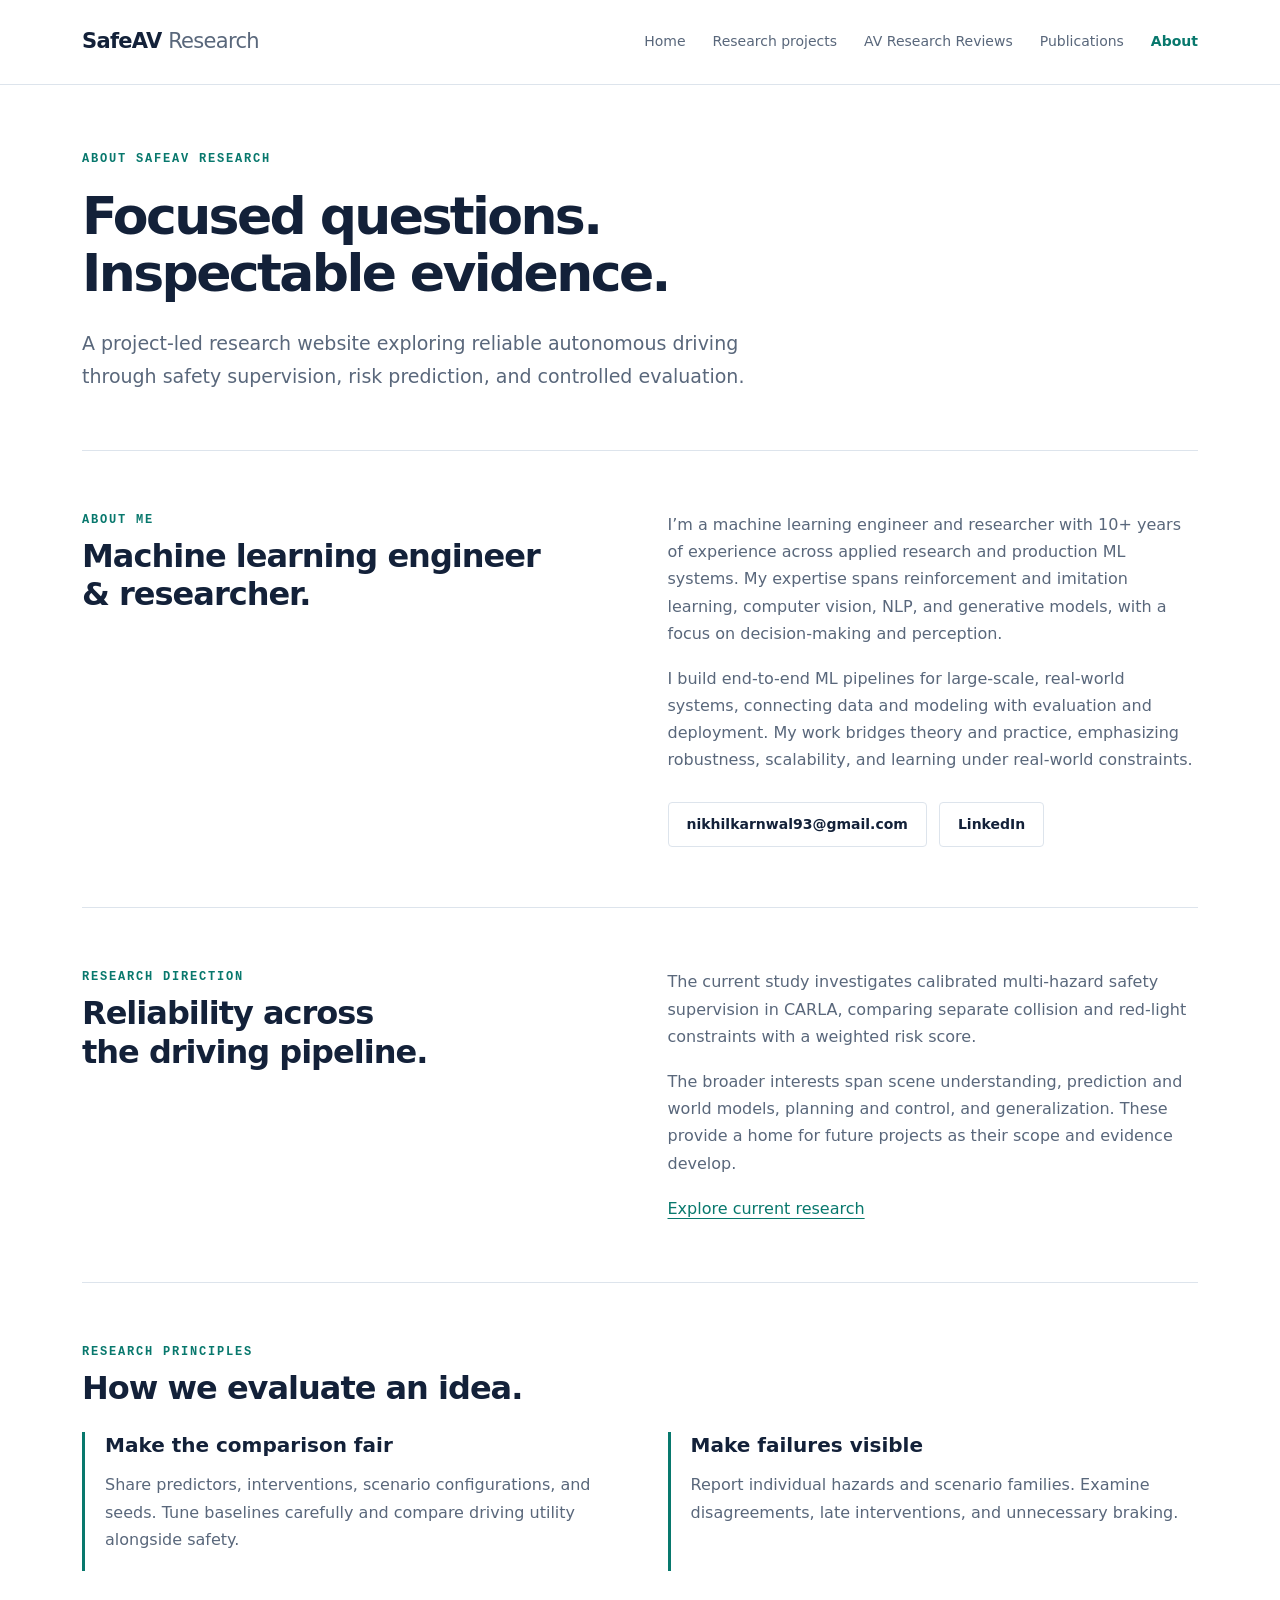
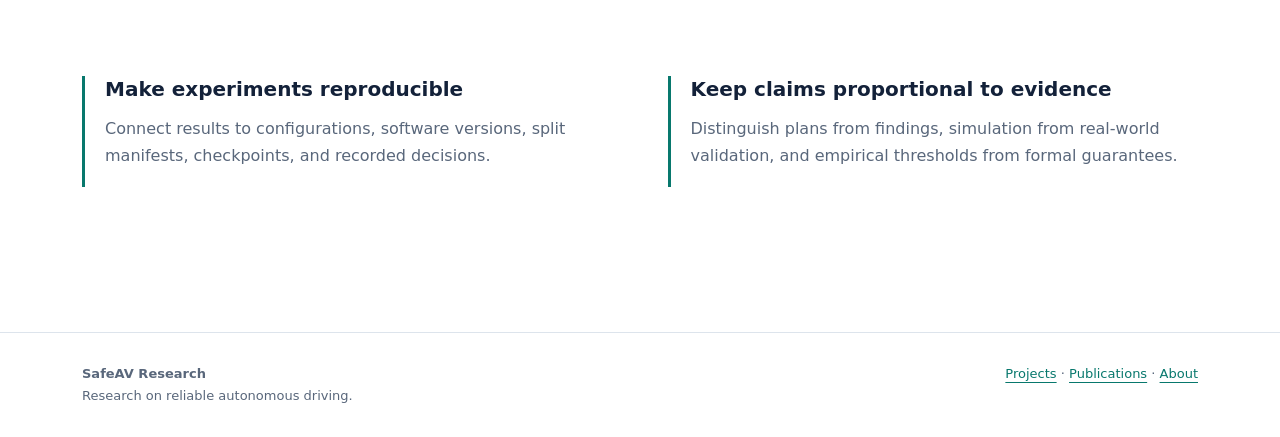
<file: about/index.html>
<!doctype html><html lang="en"><head><meta charset="utf-8"><meta name="viewport" content="width=device-width,initial-scale=1"><meta name="description" content="SafeAV Research explores safety, prediction, planning, and evaluation for reliable autonomous driving."><meta name="theme-color" content="#132139"><title>About — SafeAV Research</title><link rel="stylesheet" href="../assets/style.css"><link rel="icon" href="../assets/favicon.svg"></head><body><a class="skip" href="#main">Skip to content</a><header><nav class="wrap" aria-label="Main navigation"><a class="brand" href="../index.html">SafeAV <span>Research</span></a><div class="links"><a href="../index.html" >Home</a><a href="../research/index.html" >Research projects</a><a href="../world-models-vla/index.html">AV Research Reviews</a><a href="../publications/index.html" >Publications</a><a href="../about/index.html" aria-current="page">About</a></div></nav></header><main id="main" class="wrap"><div class="intro"><div class="eyebrow">About SafeAV Research</div><h1>Focused questions.<br>Inspectable evidence.</h1><p class="lead">A project-led research website exploring reliable autonomous driving through safety supervision, risk prediction, and controlled evaluation.</p></div><section class="section"><div class="two"><div><div class="eyebrow">About me</div><h2>Machine learning engineer<br>&amp; researcher.</h2></div><div class="prose"><p>I’m a machine learning engineer and researcher with 10+ years of experience across applied research and production ML systems. My expertise spans reinforcement and imitation learning, computer vision, NLP, and generative models, with a focus on decision-making and perception.</p><p>I build end-to-end ML pipelines for large-scale, real-world systems, connecting data and modeling with evaluation and deployment. My work bridges theory and practice, emphasizing robustness, scalability, and learning under real-world constraints.</p><div class="buttons" aria-label="Contact links"><a class="button" href="mailto:nikhilkarnwal93@gmail.com">nikhilkarnwal93@gmail.com</a><a class="button" href="https://www.linkedin.com/in/nikhil-karnwal/" target="_blank" rel="noopener noreferrer">LinkedIn</a></div></div></div></section><section class="section"><div class="two"><div><div class="eyebrow">Research direction</div><h2>Reliability across<br>the driving pipeline.</h2></div><div class="prose"><p>The current study investigates calibrated multi-hazard safety supervision in CARLA, comparing separate collision and red-light constraints with a weighted risk score.</p><p>The broader interests span scene understanding, prediction and world models, planning and control, and generalization. These provide a home for future projects as their scope and evidence develop.</p><a href="../research/index.html">Explore current research</a></div></div></section><section class="section"><div class="eyebrow">Research principles</div><h2>How we evaluate an idea.</h2><div class="two"><div class="principle"><h3>Make the comparison fair</h3><p>Share predictors, interventions, scenario configurations, and seeds. Tune baselines carefully and compare driving utility alongside safety.</p></div><div class="principle"><h3>Make failures visible</h3><p>Report individual hazards and scenario families. Examine disagreements, late interventions, and unnecessary braking.</p></div><div class="principle"><h3>Make experiments reproducible</h3><p>Connect results to configurations, software versions, split manifests, checkpoints, and recorded decisions.</p></div><div class="principle"><h3>Keep claims proportional to evidence</h3><p>Distinguish plans from findings, simulation from real-world validation, and empirical thresholds from formal guarantees.</p></div></div></section></main><footer><div class="wrap footer-inner"><div><strong>SafeAV Research</strong><br>Research on reliable autonomous driving.</div><div><a href="../research/index.html">Projects</a> · <a href="../publications/index.html">Publications</a> · <a href="../about/index.html">About</a></div></div></footer></body></html>
</file>
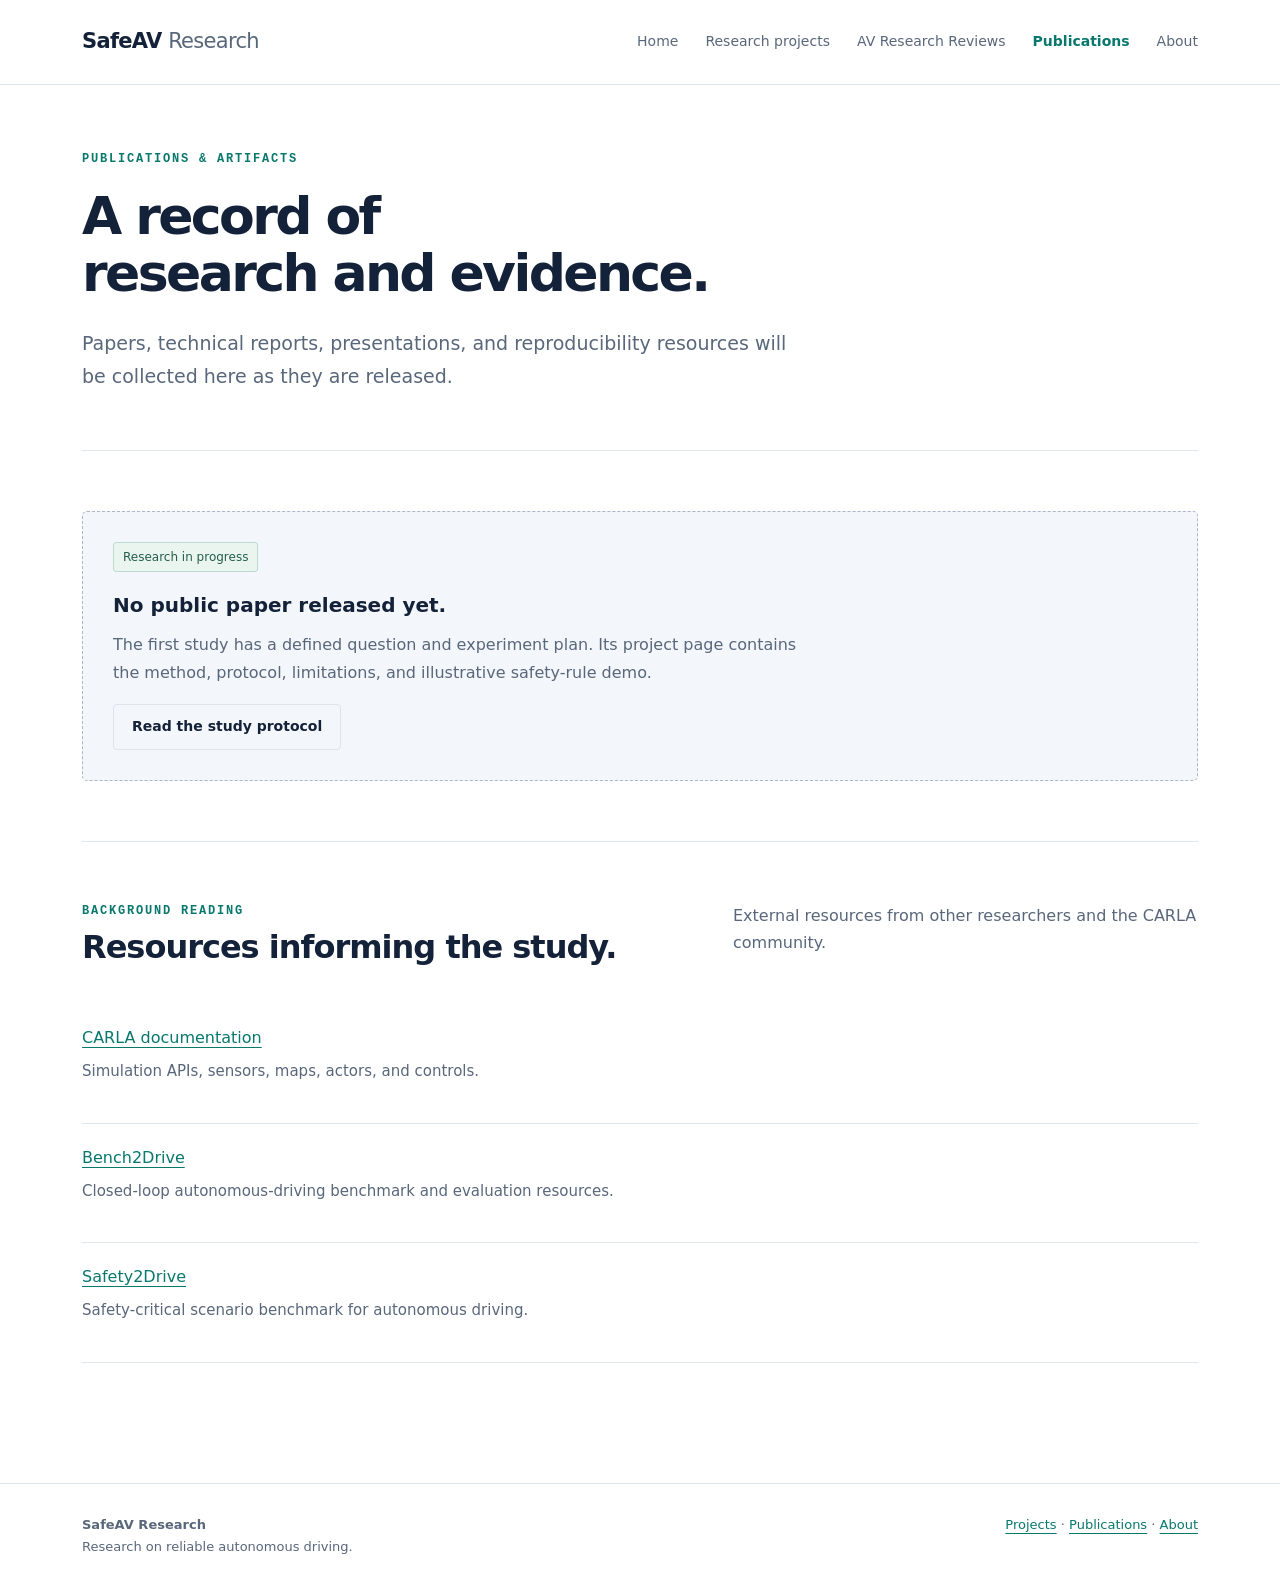
<file: publications/index.html>
<!doctype html><html lang="en"><head><meta charset="utf-8"><meta name="viewport" content="width=device-width,initial-scale=1"><meta name="description" content="SafeAV Research explores safety, prediction, planning, and evaluation for reliable autonomous driving."><meta name="theme-color" content="#132139"><title>Publications — SafeAV Research</title><link rel="stylesheet" href="../assets/style.css"><link rel="icon" href="../assets/favicon.svg"></head><body><a class="skip" href="#main">Skip to content</a><header><nav class="wrap" aria-label="Main navigation"><a class="brand" href="../index.html">SafeAV <span>Research</span></a><div class="links"><a href="../index.html" >Home</a><a href="../research/index.html" >Research projects</a><a href="../world-models-vla/index.html">AV Research Reviews</a><a href="../publications/index.html" aria-current="page">Publications</a><a href="../about/index.html" >About</a></div></nav></header><main id="main" class="wrap"><div class="intro"><div class="eyebrow">Publications & artifacts</div><h1>A record of<br>research and evidence.</h1><p class="lead">Papers, technical reports, presentations, and reproducibility resources will be collected here as they are released.</p></div><section class="section"><div class="empty"><span class="status">Research in progress</span><h3 style="margin-top:20px">No public paper released yet.</h3><p>The first study has a defined question and experiment plan. Its project page contains the method, protocol, limitations, and illustrative safety-rule demo.</p><a class="button" href="../research/calibrated-safety/index.html">Read the study protocol</a></div></section><section class="section"><div class="section-head"><div><div class="eyebrow">Background reading</div><h2>Resources informing the study.</h2></div><p>External resources from other researchers and the CARLA community.</p></div><div class="row"><a href="https://carla.readthedocs.io/" target="_blank" rel="noopener noreferrer">CARLA documentation</a><p>Simulation APIs, sensors, maps, actors, and controls.</p></div><div class="row"><a href="https://github.com/Thinklab-SJTU/Bench2Drive" target="_blank" rel="noopener noreferrer">Bench2Drive</a><p>Closed-loop autonomous-driving benchmark and evaluation resources.</p></div><div class="row"><a href="https://arxiv.org/abs/2505.13872" target="_blank" rel="noopener noreferrer">Safety2Drive</a><p>Safety-critical scenario benchmark for autonomous driving.</p></div></section></main><footer><div class="wrap footer-inner"><div><strong>SafeAV Research</strong><br>Research on reliable autonomous driving.</div><div><a href="../research/index.html">Projects</a> · <a href="../publications/index.html">Publications</a> · <a href="../about/index.html">About</a></div></div></footer></body></html>
</file>
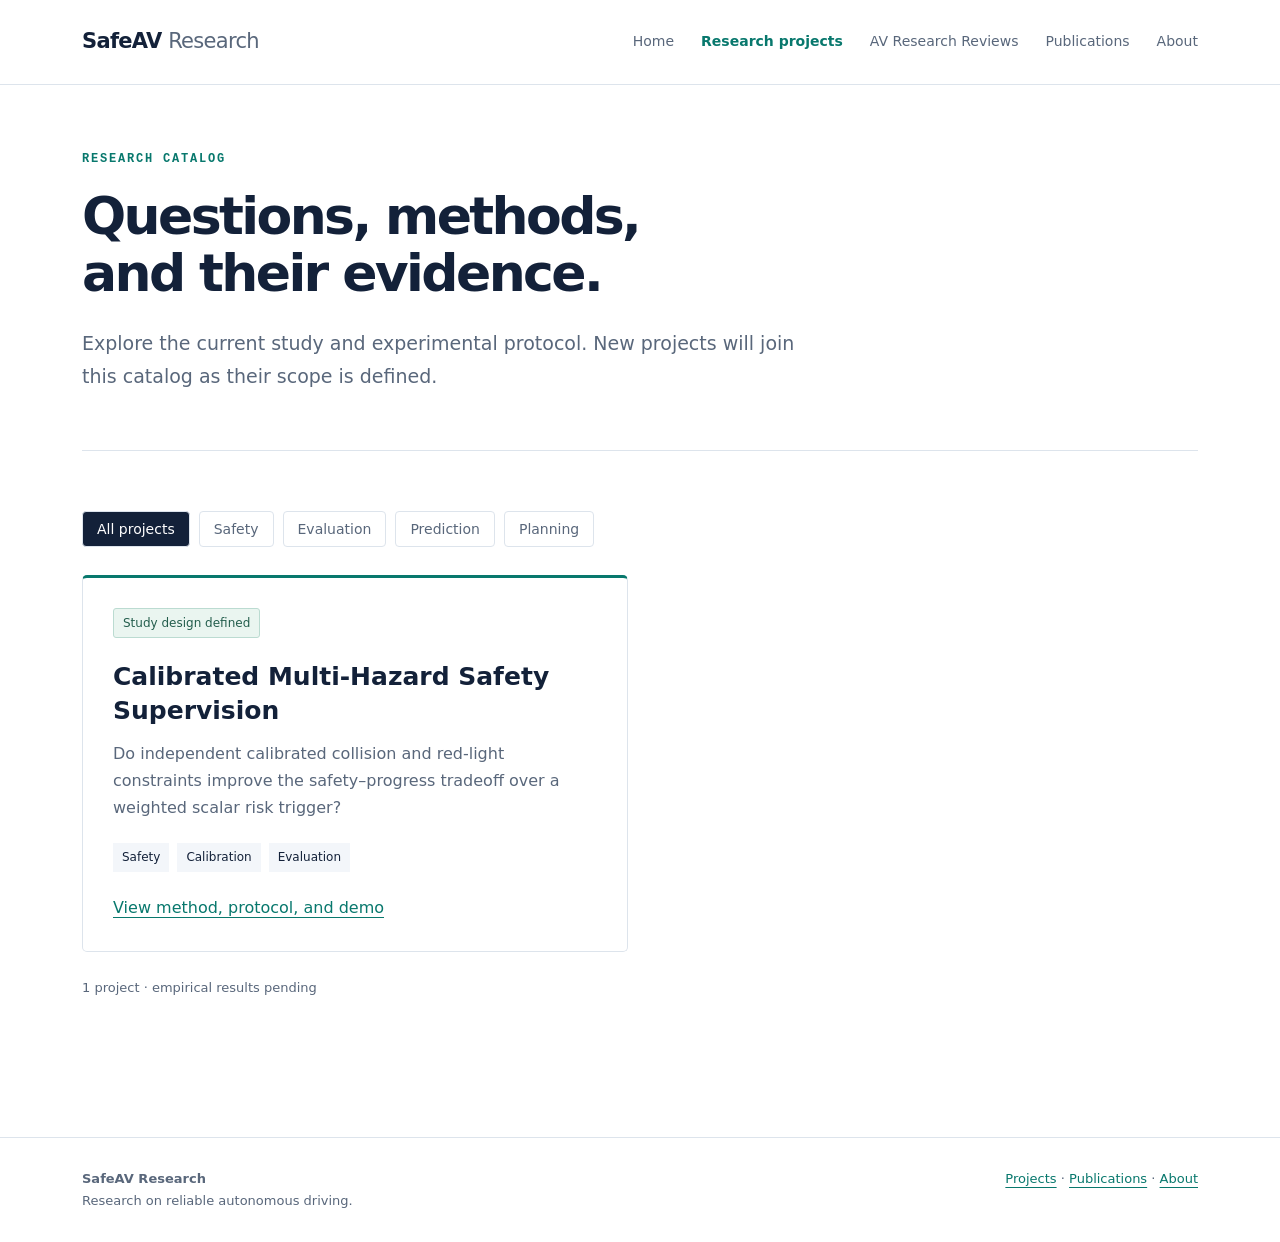
<file: research/index.html>
<!doctype html><html lang="en"><head><meta charset="utf-8"><meta name="viewport" content="width=device-width,initial-scale=1"><meta name="description" content="SafeAV Research explores safety, prediction, planning, and evaluation for reliable autonomous driving."><meta name="theme-color" content="#132139"><title>Research Projects — SafeAV Research</title><link rel="stylesheet" href="../assets/style.css"><link rel="icon" href="../assets/favicon.svg"></head><body><a class="skip" href="#main">Skip to content</a><header><nav class="wrap" aria-label="Main navigation"><a class="brand" href="../index.html">SafeAV <span>Research</span></a><div class="links"><a href="../index.html" >Home</a><a href="../research/index.html" aria-current="page">Research projects</a><a href="../world-models-vla/index.html">AV Research Reviews</a><a href="../publications/index.html" >Publications</a><a href="../about/index.html" >About</a></div></nav></header><main id="main" class="wrap"><div class="intro"><div class="eyebrow">Research catalog</div><h1>Questions, methods,<br>and their evidence.</h1><p class="lead">Explore the current study and experimental protocol. New projects will join this catalog as their scope is defined.</p></div><section class="section"><div class="filters" role="group" aria-label="Filter projects by research area"><button data-topic="all" aria-pressed="true">All projects</button><button data-topic="safety" aria-pressed="false">Safety</button><button data-topic="evaluation" aria-pressed="false">Evaluation</button><button data-topic="prediction" aria-pressed="false">Prediction</button><button data-topic="planning" aria-pressed="false">Planning</button></div><div class="project-grid"><article class="project" data-topics="safety evaluation"><span class="status">Study design defined</span><h3>Calibrated Multi-Hazard Safety Supervision</h3><p>Do independent calibrated collision and red-light constraints improve the safety–progress tradeoff over a weighted scalar risk trigger?</p><div class="tags"><span>Safety</span><span>Calibration</span><span>Evaluation</span></div><a href="calibrated-safety/index.html">View method, protocol, and demo</a></article></div><div id="empty" class="empty" hidden><h3>No project in this area yet.</h3><p>This area is a research interest for future investigations. Browse Safety or Evaluation for the current study.</p></div><p id="count" class="meta" aria-live="polite" style="margin-top:25px">1 project · empirical results pending</p></section></main><footer><div class="wrap footer-inner"><div><strong>SafeAV Research</strong><br>Research on reliable autonomous driving.</div><div><a href="../research/index.html">Projects</a> · <a href="../publications/index.html">Publications</a> · <a href="../about/index.html">About</a></div></div></footer><script>const buttons=document.querySelectorAll('[data-topic]');buttons.forEach(b=>b.addEventListener('click',()=>{buttons.forEach(x=>x.setAttribute('aria-pressed',String(x===b)));let n=0;document.querySelectorAll('[data-topics]').forEach(card=>{const show=b.dataset.topic==='all'||card.dataset.topics.split(' ').includes(b.dataset.topic);card.hidden=!show;if(show)n++;});document.getElementById('empty').hidden=n>0;document.getElementById('count').textContent=n+' '+(n===1?'project':'projects')+' · empirical results pending';}));</script></body></html>
</file>
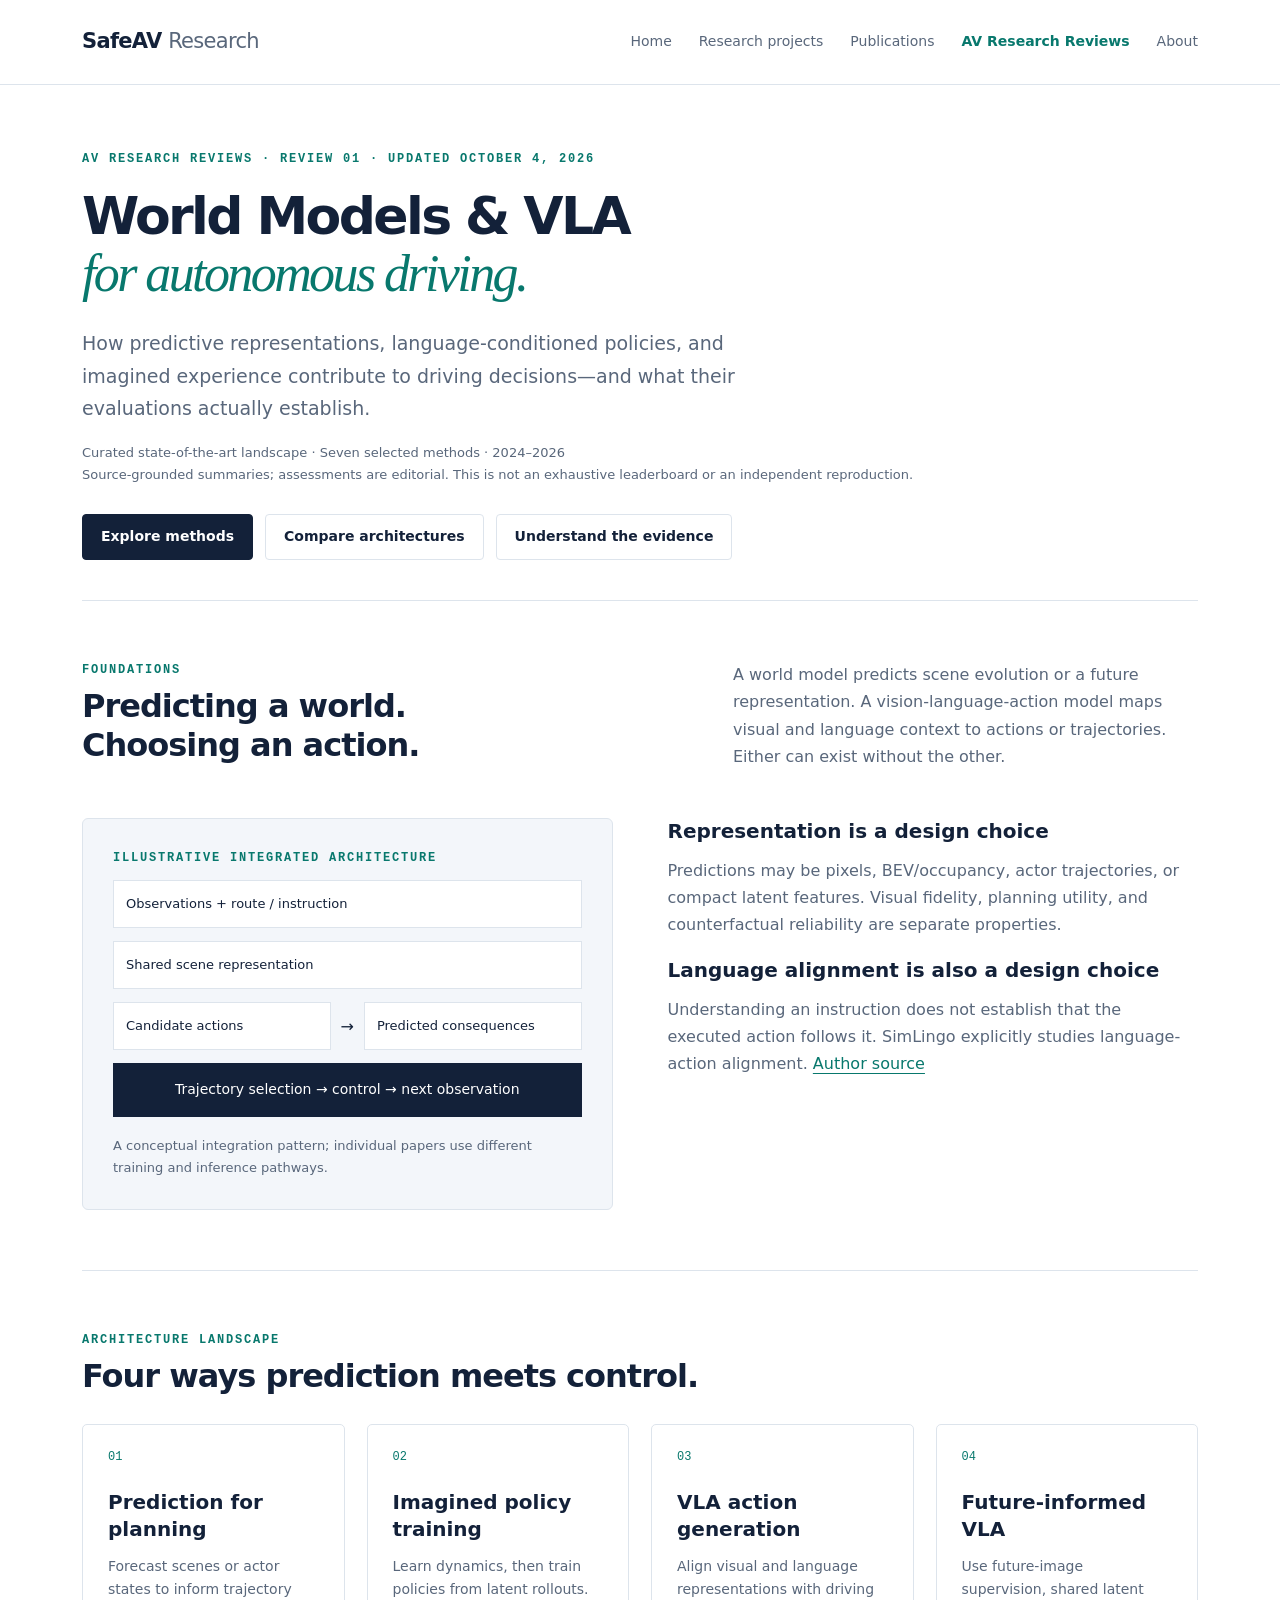
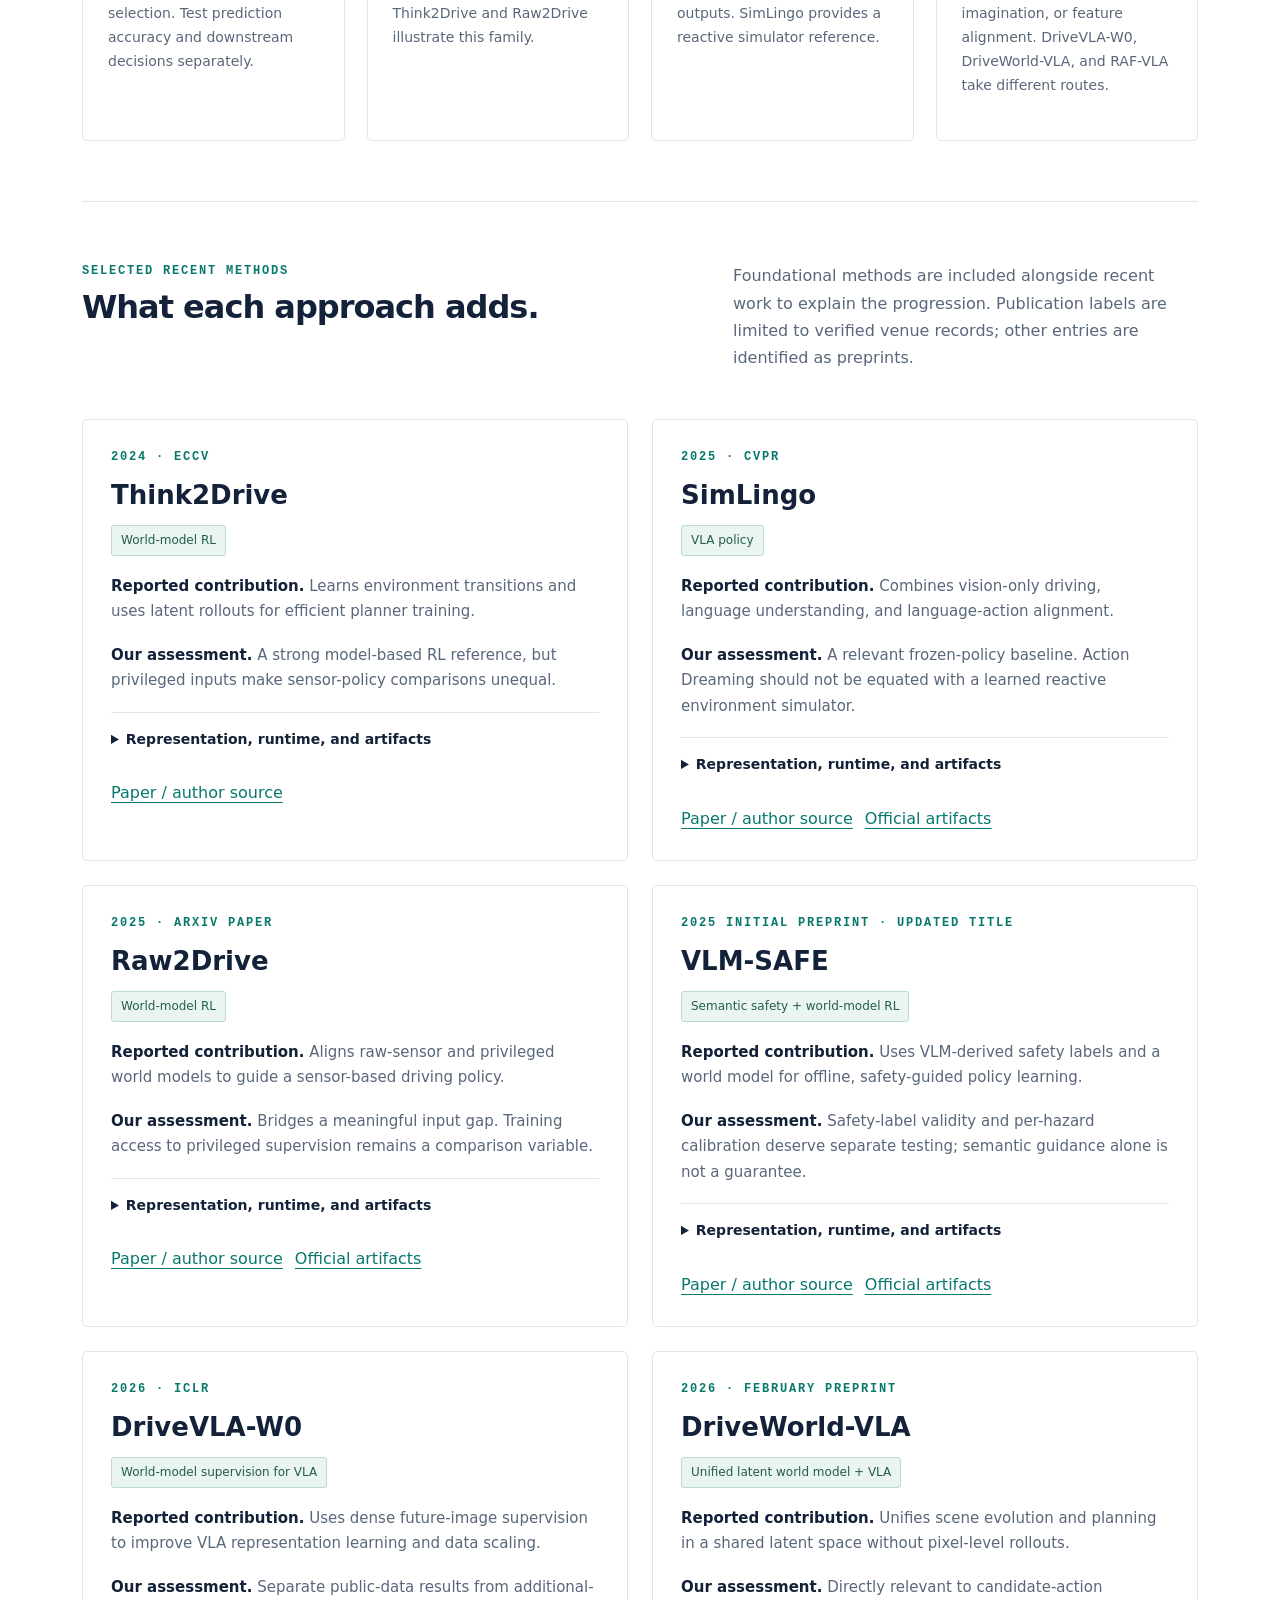
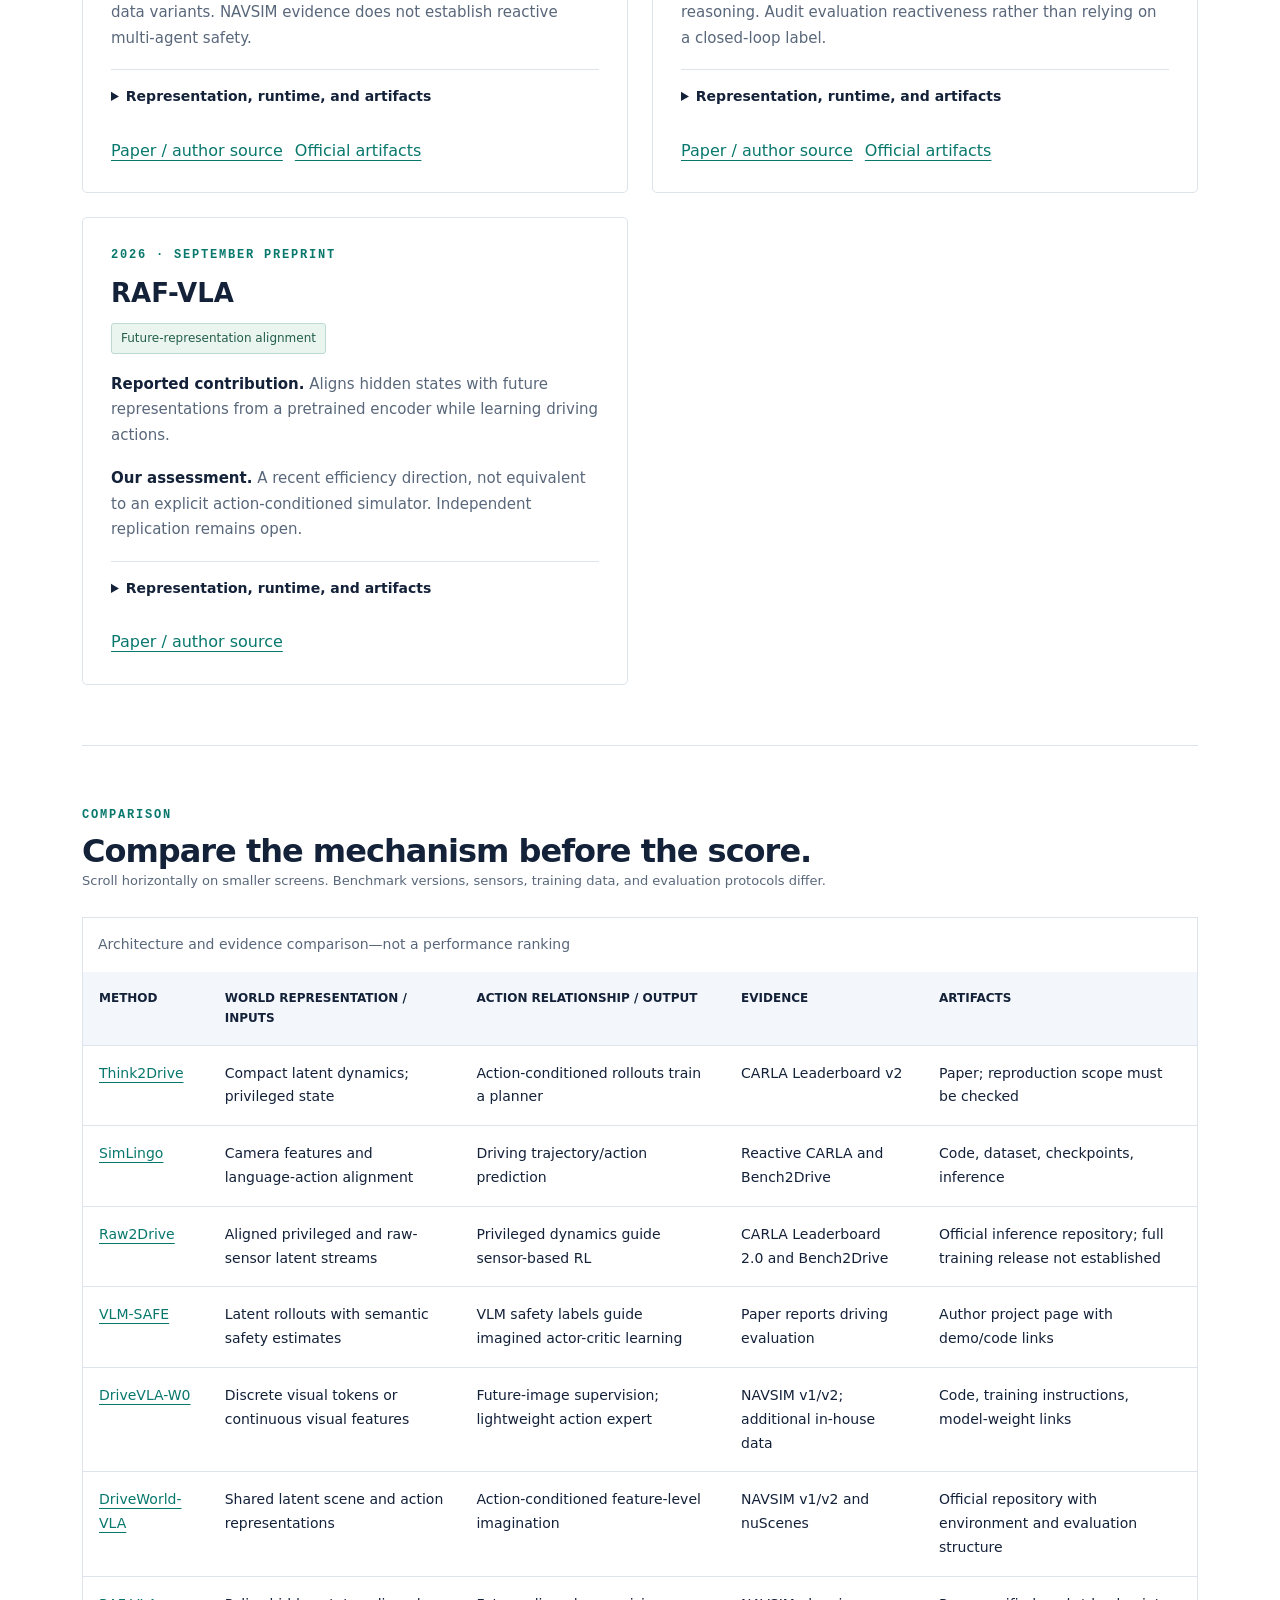
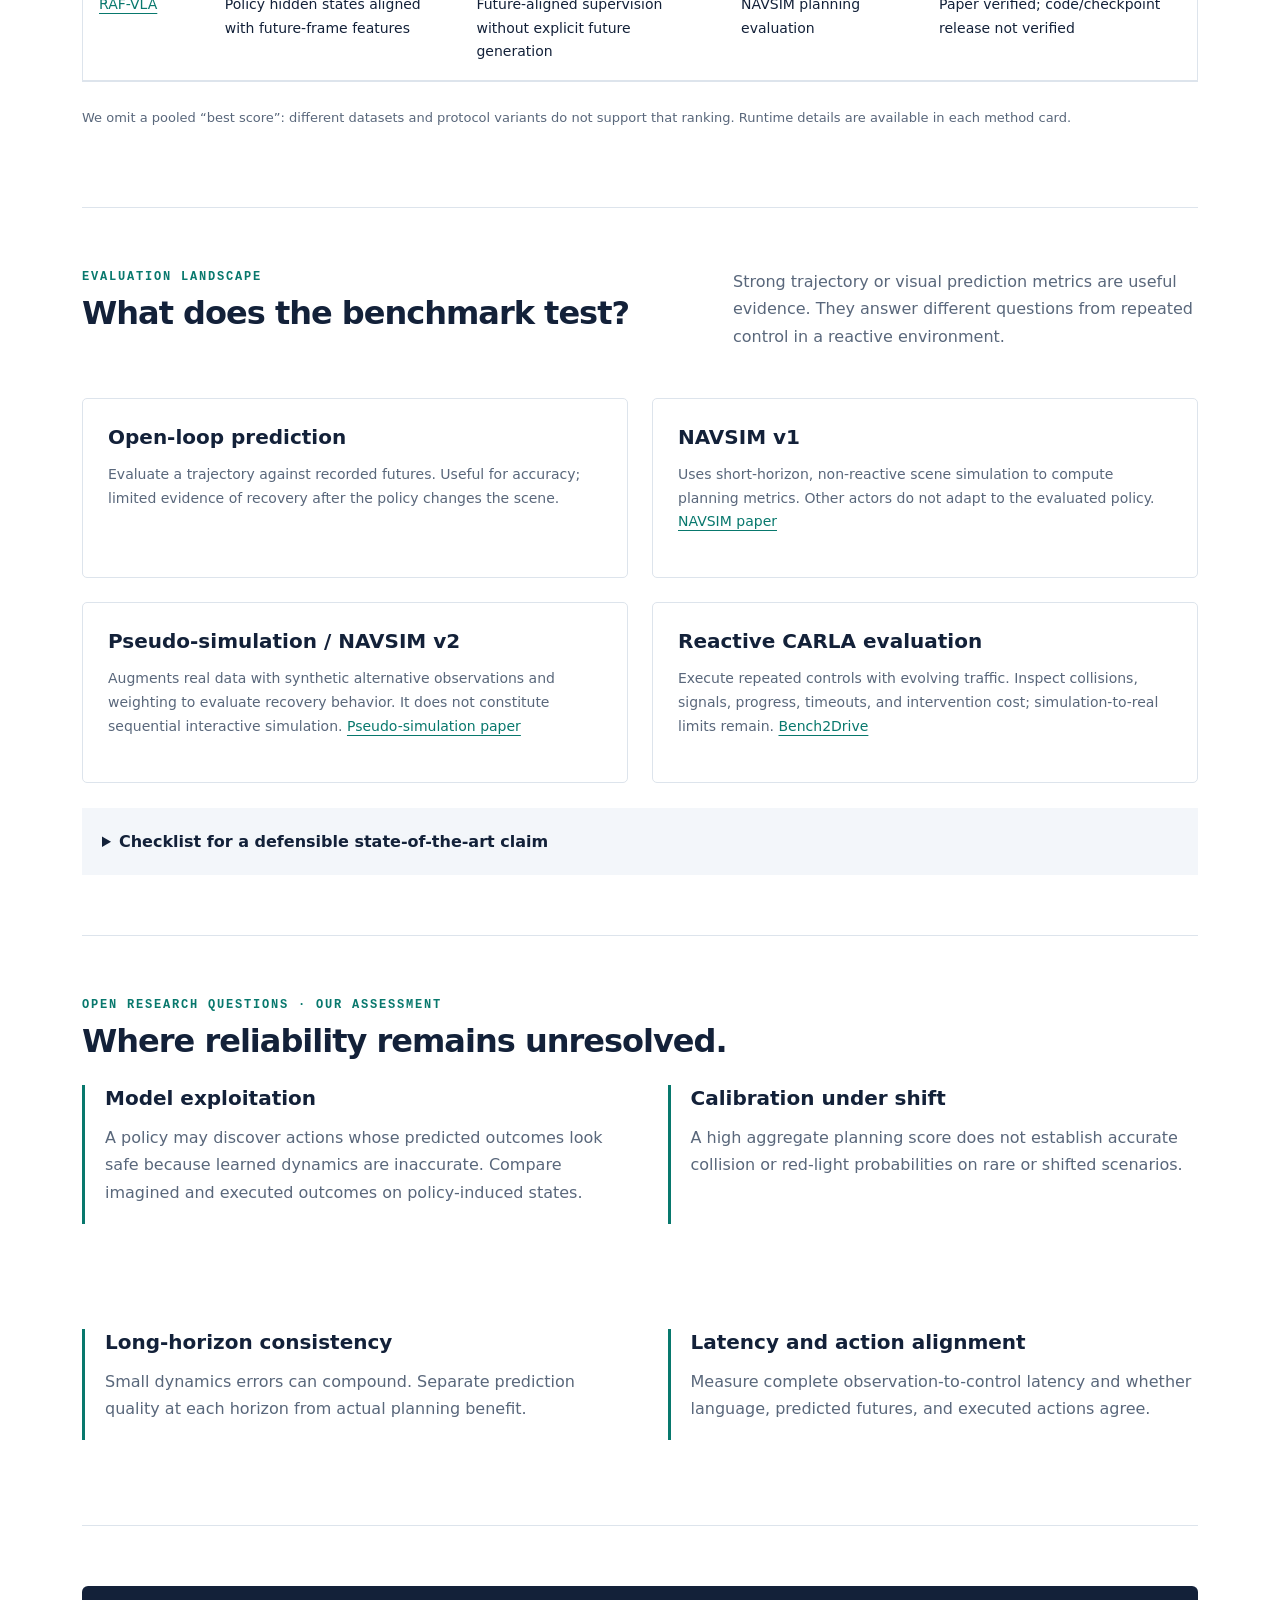
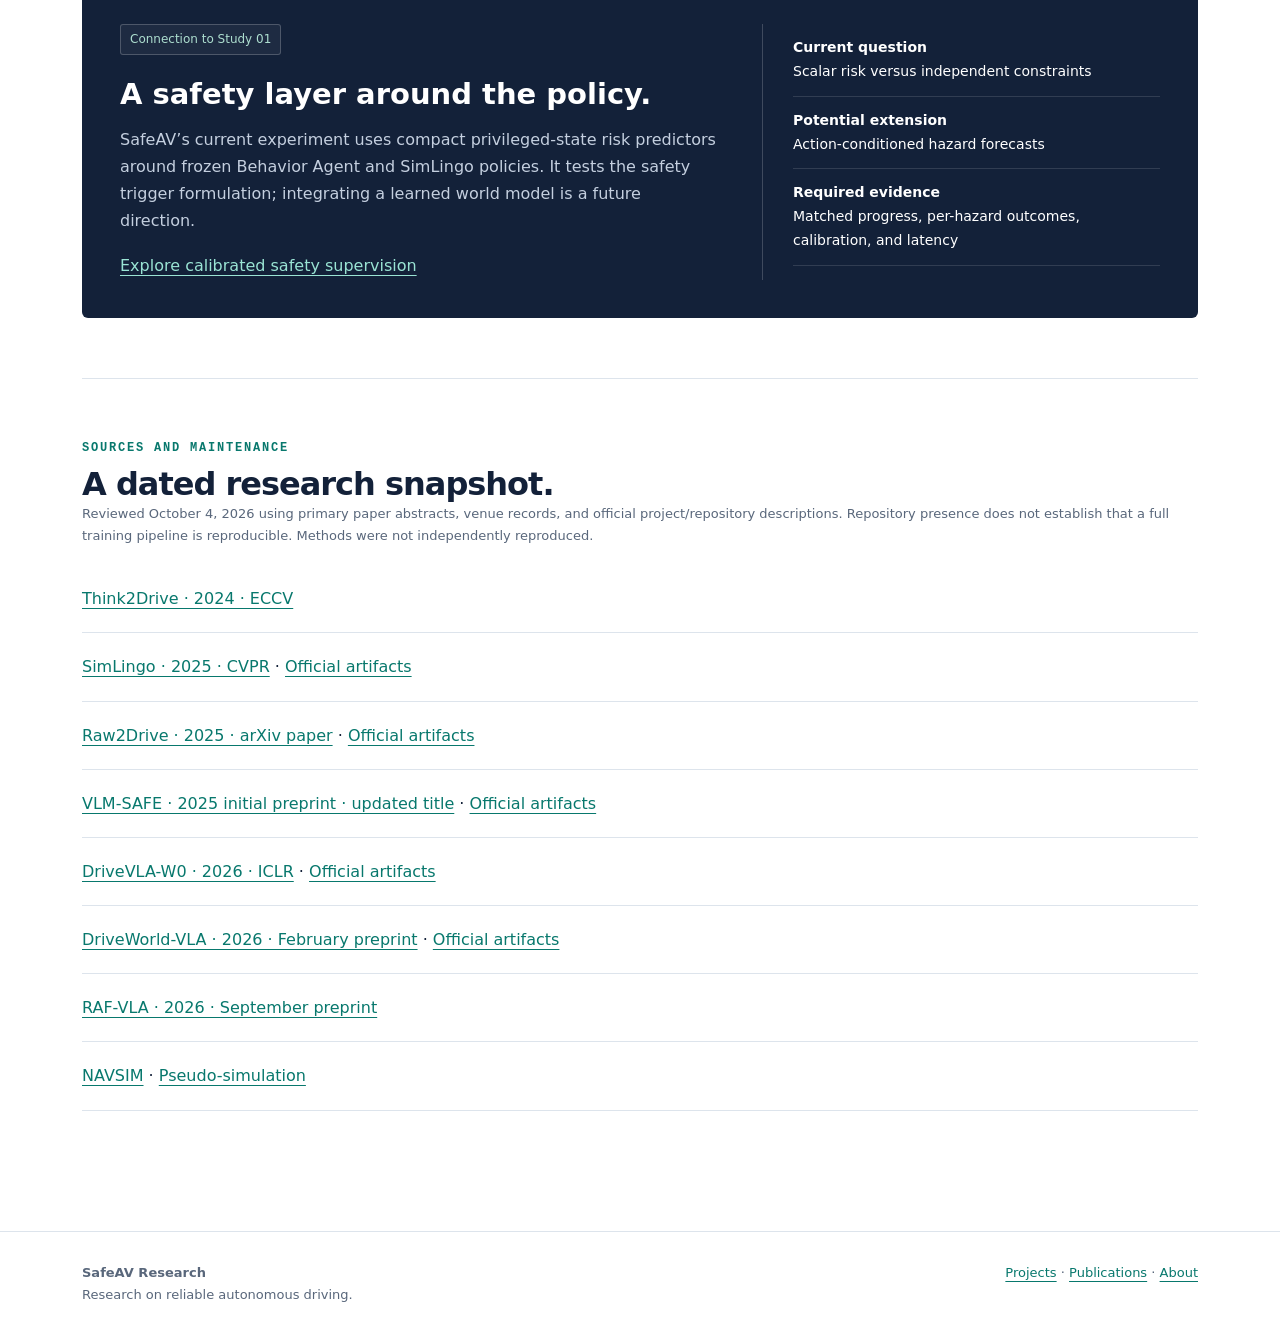
<file: world-models-vla/index.html>
<!doctype html><html lang="en"><head><meta charset="utf-8"><meta name="viewport" content="width=device-width,initial-scale=1"><meta name="description" content="SafeAV Research explores safety, prediction, planning, and evaluation for reliable autonomous driving."><meta name="theme-color" content="#132139"><title>AV Research Reviews — SafeAV Research</title><link rel="stylesheet" href="../assets/style.css"><link rel="icon" href="../assets/favicon.svg"></head><body><a class="skip" href="#main">Skip to content</a><header><nav class="wrap" aria-label="Main navigation"><a class="brand" href="../index.html">SafeAV <span>Research</span></a><div class="links"><a href="../index.html" >Home</a><a href="../research/index.html" >Research projects</a><a href="../publications/index.html" >Publications</a><a href="../world-models-vla/index.html" aria-current="page">AV Research Reviews</a><a href="../about/index.html">About</a></div></nav></header><main id="main" class="wrap"><div class="intro"><div class="eyebrow">AV Research Reviews · Review 01 · Updated October 4, 2026</div><h1>World Models & VLA<br><em>for autonomous driving.</em></h1><p class="lead">How predictive representations, language-conditioned policies, and imagined experience contribute to driving decisions—and what their evaluations actually establish.</p><p class="meta">Curated state-of-the-art landscape · Seven selected methods · 2024–2026<br>Source-grounded summaries; assessments are editorial. This is not an exhaustive leaderboard or an independent reproduction.</p><div class="buttons"><a class="button primary" href="#methods">Explore methods</a><a class="button" href="#comparison">Compare architectures</a><a class="button" href="#evaluation">Understand the evidence</a></div></div>
<section class="section"><div class="section-head"><div><div class="eyebrow">Foundations</div><h2>Predicting a world.<br>Choosing an action.</h2></div><p>A world model predicts scene evolution or a future representation. A vision-language-action model maps visual and language context to actions or trajectories. Either can exist without the other.</p></div><div class="two"><div class="diagram"><div class="eyebrow">Illustrative integrated architecture</div><div class="diagram-row"><span>Observations + route / instruction</span></div><div class="diagram-row"><span>Shared scene representation</span></div><div class="diagram-row"><span>Candidate actions</span>→<span>Predicted consequences</span></div><div class="end">Trajectory selection → control → next observation</div><div class="caption">A conceptual integration pattern; individual papers use different training and inference pathways.</div></div><div class="prose"><h3>Representation is a design choice</h3><p>Predictions may be pixels, BEV/occupancy, actor trajectories, or compact latent features. Visual fidelity, planning utility, and counterfactual reliability are separate properties.</p><h3>Language alignment is also a design choice</h3><p>Understanding an instruction does not establish that the executed action follows it. SimLingo explicitly studies language-action alignment. <a href="https://www.katrinrenz.de/simlingo/">Author source</a></p></div></div></section>
<section class="section"><div class="eyebrow">Architecture landscape</div><h2>Four ways prediction meets control.</h2><div class="grid" style="margin-top:28px"><article class="card"><div class="idx">01</div><h3>Prediction for planning</h3><p>Forecast scenes or actor states to inform trajectory selection. Test prediction accuracy and downstream decisions separately.</p></article><article class="card"><div class="idx">02</div><h3>Imagined policy training</h3><p>Learn dynamics, then train policies from latent rollouts. Think2Drive and Raw2Drive illustrate this family.</p></article><article class="card"><div class="idx">03</div><h3>VLA action generation</h3><p>Align visual and language representations with driving outputs. SimLingo provides a reactive simulator reference.</p></article><article class="card"><div class="idx">04</div><h3>Future-informed VLA</h3><p>Use future-image supervision, shared latent imagination, or feature alignment. DriveVLA-W0, DriveWorld-VLA, and RAF-VLA take different routes.</p></article></div></section>
<section class="section" id="methods"><div class="section-head"><div><div class="eyebrow">Selected recent methods</div><h2>What each approach adds.</h2></div><p>Foundational methods are included alongside recent work to explain the progression. Publication labels are limited to verified venue records; other entries are identified as preprints.</p></div><div class="review-grid"><article class="review-card" id="method-1"><div class="eyebrow">2024 · ECCV</div><h3>Think2Drive</h3><span class="status">World-model RL</span><p><strong>Reported contribution.</strong> Learns environment transitions and uses latent rollouts for efficient planner training.</p><p><strong>Our assessment.</strong> A strong model-based RL reference, but privileged inputs make sensor-policy comparisons unequal.</p><details><summary>Representation, runtime, and artifacts</summary><p>Compact latent dynamics; privileged state. Authors report three days of training on one A6000; not an inference latency figure.</p><p>Paper; reproduction scope must be checked.</p></details><div class="buttons"><a href="https://arxiv.org/abs/2402.16720" target="_blank" rel="noopener noreferrer">Paper / author source</a></div></article><article class="review-card" id="method-2"><div class="eyebrow">2025 · CVPR</div><h3>SimLingo</h3><span class="status">VLA policy</span><p><strong>Reported contribution.</strong> Combines vision-only driving, language understanding, and language-action alignment.</p><p><strong>Our assessment.</strong> A relevant frozen-policy baseline. Action Dreaming should not be equated with a learned reactive environment simulator.</p><details><summary>Representation, runtime, and artifacts</summary><p>Camera features and language-action alignment. Measure on the selected checkpoint and hardware; no normalized cross-method latency here.</p><p>Code, dataset, checkpoints, inference.</p></details><div class="buttons"><a href="https://www.katrinrenz.de/simlingo/" target="_blank" rel="noopener noreferrer">Paper / author source</a><a href="https://github.com/RenzKa/simlingo" target="_blank" rel="noopener noreferrer">Official artifacts</a></div></article><article class="review-card" id="method-3"><div class="eyebrow">2025 · arXiv paper</div><h3>Raw2Drive</h3><span class="status">World-model RL</span><p><strong>Reported contribution.</strong> Aligns raw-sensor and privileged world models to guide a sensor-based driving policy.</p><p><strong>Our assessment.</strong> Bridges a meaningful input gap. Training access to privileged supervision remains a comparison variable.</p><details><summary>Representation, runtime, and artifacts</summary><p>Aligned privileged and raw-sensor latent streams. No harmonized inference measurement verified.</p><p>Official inference repository; full training release not established.</p></details><div class="buttons"><a href="https://arxiv.org/abs/2505.16394" target="_blank" rel="noopener noreferrer">Paper / author source</a><a href="https://github.com/Thinklab-SJTU/Raw2Drive" target="_blank" rel="noopener noreferrer">Official artifacts</a></div></article><article class="review-card" id="method-4"><div class="eyebrow">2025 initial preprint · updated title</div><h3>VLM-SAFE</h3><span class="status">Semantic safety + world-model RL</span><p><strong>Reported contribution.</strong> Uses VLM-derived safety labels and a world model for offline, safety-guided policy learning.</p><p><strong>Our assessment.</strong> Safety-label validity and per-hazard calibration deserve separate testing; semantic guidance alone is not a guarantee.</p><details><summary>Representation, runtime, and artifacts</summary><p>Latent rollouts with semantic safety estimates. Control-loop latency and hardware require protocol-specific verification.</p><p>Author project page with demo/code links.</p></details><div class="buttons"><a href="https://arxiv.org/abs/2505.16377" target="_blank" rel="noopener noreferrer">Paper / author source</a><a href="https://ys-qu.github.io/vlsafe-website/" target="_blank" rel="noopener noreferrer">Official artifacts</a></div></article><article class="review-card" id="method-5"><div class="eyebrow">2026 · ICLR</div><h3>DriveVLA-W0</h3><span class="status">World-model supervision for VLA</span><p><strong>Reported contribution.</strong> Uses dense future-image supervision to improve VLA representation learning and data scaling.</p><p><strong>Our assessment.</strong> Separate public-data results from additional-data variants. NAVSIM evidence does not establish reactive multi-agent safety.</p><details><summary>Representation, runtime, and artifacts</summary><p>Discrete visual tokens or continuous visual features. Lightweight action expert targets inference efficiency; compare hardware and input settings.</p><p>Code, training instructions, model-weight links.</p></details><div class="buttons"><a href="https://proceedings.iclr.cc/paper_files/paper/2026/hash/0d70423f59c5fdd24f0dd3fa52e34623-Abstract-Conference.html" target="_blank" rel="noopener noreferrer">Paper / author source</a><a href="https://github.com/BraveGroup/DriveVLA-W0" target="_blank" rel="noopener noreferrer">Official artifacts</a></div></article><article class="review-card" id="method-6"><div class="eyebrow">2026 · February preprint</div><h3>DriveWorld-VLA</h3><span class="status">Unified latent world model + VLA</span><p><strong>Reported contribution.</strong> Unifies scene evolution and planning in a shared latent space without pixel-level rollouts.</p><p><strong>Our assessment.</strong> Directly relevant to candidate-action reasoning. Audit evaluation reactiveness rather than relying on a closed-loop label.</p><details><summary>Representation, runtime, and artifacts</summary><p>Shared latent scene and action representations. Latent rollouts avoid pixel synthesis; that does not establish a deployment runtime.</p><p>Official repository with environment and evaluation structure.</p></details><div class="buttons"><a href="https://arxiv.org/abs/2602.06521" target="_blank" rel="noopener noreferrer">Paper / author source</a><a href="https://github.com/liulin815/DriveWorld-VLA" target="_blank" rel="noopener noreferrer">Official artifacts</a></div></article><article class="review-card" id="method-7"><div class="eyebrow">2026 · September preprint</div><h3>RAF-VLA</h3><span class="status">Future-representation alignment</span><p><strong>Reported contribution.</strong> Aligns hidden states with future representations from a pretrained encoder while learning driving actions.</p><p><strong>Our assessment.</strong> A recent efficiency direction, not equivalent to an explicit action-conditioned simulator. Independent replication remains open.</p><details><summary>Representation, runtime, and artifacts</summary><p>Policy hidden states aligned with future-frame features. Authors report 3.8% training overhead and 1 ms additional inference overhead; not total latency.</p><p>Paper verified; code/checkpoint release not verified.</p></details><div class="buttons"><a href="https://arxiv.org/abs/2609.17728" target="_blank" rel="noopener noreferrer">Paper / author source</a></div></article></div></section>
<section class="section" id="comparison"><div class="eyebrow">Comparison</div><h2>Compare the mechanism before the score.</h2><p class="meta">Scroll horizontally on smaller screens. Benchmark versions, sensors, training data, and evaluation protocols differ.</p><div class="review-table"><table><caption>Architecture and evidence comparison—not a performance ranking</caption><thead><tr><th>Method</th><th>World representation / inputs</th><th>Action relationship / output</th><th>Evidence</th><th>Artifacts</th></tr></thead><tbody><tr><td><a href="#method-1">Think2Drive</a></td><td>Compact latent dynamics; privileged state</td><td>Action-conditioned rollouts train a planner</td><td>CARLA Leaderboard v2</td><td>Paper; reproduction scope must be checked</td></tr><tr><td><a href="#method-2">SimLingo</a></td><td>Camera features and language-action alignment</td><td>Driving trajectory/action prediction</td><td>Reactive CARLA and Bench2Drive</td><td>Code, dataset, checkpoints, inference</td></tr><tr><td><a href="#method-3">Raw2Drive</a></td><td>Aligned privileged and raw-sensor latent streams</td><td>Privileged dynamics guide sensor-based RL</td><td>CARLA Leaderboard 2.0 and Bench2Drive</td><td>Official inference repository; full training release not established</td></tr><tr><td><a href="#method-4">VLM-SAFE</a></td><td>Latent rollouts with semantic safety estimates</td><td>VLM safety labels guide imagined actor-critic learning</td><td>Paper reports driving evaluation</td><td>Author project page with demo/code links</td></tr><tr><td><a href="#method-5">DriveVLA-W0</a></td><td>Discrete visual tokens or continuous visual features</td><td>Future-image supervision; lightweight action expert</td><td>NAVSIM v1/v2; additional in-house data</td><td>Code, training instructions, model-weight links</td></tr><tr><td><a href="#method-6">DriveWorld-VLA</a></td><td>Shared latent scene and action representations</td><td>Action-conditioned feature-level imagination</td><td>NAVSIM v1/v2 and nuScenes</td><td>Official repository with environment and evaluation structure</td></tr><tr><td><a href="#method-7">RAF-VLA</a></td><td>Policy hidden states aligned with future-frame features</td><td>Future-aligned supervision without explicit future generation</td><td>NAVSIM planning evaluation</td><td>Paper verified; code/checkpoint release not verified</td></tr></tbody></table></div><p class="meta">We omit a pooled “best score”: different datasets and protocol variants do not support that ranking. Runtime details are available in each method card.</p></section>
<section class="section" id="evaluation"><div class="section-head"><div><div class="eyebrow">Evaluation landscape</div><h2>What does the benchmark test?</h2></div><p>Strong trajectory or visual prediction metrics are useful evidence. They answer different questions from repeated control in a reactive environment.</p></div><div class="review-grid"><article class="card"><h3>Open-loop prediction</h3><p>Evaluate a trajectory against recorded futures. Useful for accuracy; limited evidence of recovery after the policy changes the scene.</p></article><article class="card"><h3>NAVSIM v1</h3><p>Uses short-horizon, non-reactive scene simulation to compute planning metrics. Other actors do not adapt to the evaluated policy. <a href="https://arxiv.org/abs/2406.15349">NAVSIM paper</a></p></article><article class="card"><h3>Pseudo-simulation / NAVSIM v2</h3><p>Augments real data with synthetic alternative observations and weighting to evaluate recovery behavior. It does not constitute sequential interactive simulation. <a href="https://arxiv.org/abs/2506.04218">Pseudo-simulation paper</a></p></article><article class="card"><h3>Reactive CARLA evaluation</h3><p>Execute repeated controls with evolving traffic. Inspect collisions, signals, progress, timeouts, and intervention cost; simulation-to-real limits remain. <a href="https://github.com/Thinklab-SJTU/Bench2Drive">Bench2Drive</a></p></article></div><details class="review-details"><summary>Checklist for a defensible state-of-the-art claim</summary><p>Match benchmark version, split, sensor suite, external training data, model selection, rollout horizon, and metric implementation. Distinguish additional-data variants from standard-data results. Report hardware and total latency, not only incremental overhead.</p></details></section>
<section class="section"><div class="eyebrow">Open research questions · Our assessment</div><h2>Where reliability remains unresolved.</h2><div class="two"><div class="principle"><h3>Model exploitation</h3><p>A policy may discover actions whose predicted outcomes look safe because learned dynamics are inaccurate. Compare imagined and executed outcomes on policy-induced states.</p></div><div class="principle"><h3>Calibration under shift</h3><p>A high aggregate planning score does not establish accurate collision or red-light probabilities on rare or shifted scenarios.</p></div><div class="principle"><h3>Long-horizon consistency</h3><p>Small dynamics errors can compound. Separate prediction quality at each horizon from actual planning benefit.</p></div><div class="principle"><h3>Latency and action alignment</h3><p>Measure complete observation-to-control latency and whether language, predicted futures, and executed actions agree.</p></div></div></section>
<section class="section"><div class="featured"><div><span class="status">Connection to Study 01</span><h3>A safety layer around the policy.</h3><p>SafeAV’s current experiment uses compact privileged-state risk predictors around frozen Behavior Agent and SimLingo policies. It tests the safety trigger formulation; integrating a learned world model is a future direction.</p><a href="../research/calibrated-safety/index.html">Explore calibrated safety supervision</a></div><div class="details"><div><strong>Current question</strong>Scalar risk versus independent constraints</div><div><strong>Potential extension</strong>Action-conditioned hazard forecasts</div><div><strong>Required evidence</strong>Matched progress, per-hazard outcomes, calibration, and latency</div></div></div></section>
<section class="section"><div class="eyebrow">Sources and maintenance</div><h2>A dated research snapshot.</h2><p class="meta">Reviewed October 4, 2026 using primary paper abstracts, venue records, and official project/repository descriptions. Repository presence does not establish that a full training pipeline is reproducible. Methods were not independently reproduced.</p><div class="row"><a href="https://arxiv.org/abs/2402.16720" target="_blank" rel="noopener noreferrer">Think2Drive · 2024 · ECCV</a></div><div class="row"><a href="https://www.katrinrenz.de/simlingo/" target="_blank" rel="noopener noreferrer">SimLingo · 2025 · CVPR</a> · <a href="https://github.com/RenzKa/simlingo" target="_blank" rel="noopener noreferrer">Official artifacts</a></div><div class="row"><a href="https://arxiv.org/abs/2505.16394" target="_blank" rel="noopener noreferrer">Raw2Drive · 2025 · arXiv paper</a> · <a href="https://github.com/Thinklab-SJTU/Raw2Drive" target="_blank" rel="noopener noreferrer">Official artifacts</a></div><div class="row"><a href="https://arxiv.org/abs/2505.16377" target="_blank" rel="noopener noreferrer">VLM-SAFE · 2025 initial preprint · updated title</a> · <a href="https://ys-qu.github.io/vlsafe-website/" target="_blank" rel="noopener noreferrer">Official artifacts</a></div><div class="row"><a href="https://proceedings.iclr.cc/paper_files/paper/2026/hash/0d70423f59c5fdd24f0dd3fa52e34623-Abstract-Conference.html" target="_blank" rel="noopener noreferrer">DriveVLA-W0 · 2026 · ICLR</a> · <a href="https://github.com/BraveGroup/DriveVLA-W0" target="_blank" rel="noopener noreferrer">Official artifacts</a></div><div class="row"><a href="https://arxiv.org/abs/2602.06521" target="_blank" rel="noopener noreferrer">DriveWorld-VLA · 2026 · February preprint</a> · <a href="https://github.com/liulin815/DriveWorld-VLA" target="_blank" rel="noopener noreferrer">Official artifacts</a></div><div class="row"><a href="https://arxiv.org/abs/2609.17728" target="_blank" rel="noopener noreferrer">RAF-VLA · 2026 · September preprint</a></div><div class="row"><a href="https://arxiv.org/abs/2406.15349">NAVSIM</a> · <a href="https://arxiv.org/abs/2506.04218">Pseudo-simulation</a></div></section></main><footer><div class="wrap footer-inner"><div><strong>SafeAV Research</strong><br>Research on reliable autonomous driving.</div><div><a href="../research/index.html">Projects</a> · <a href="../publications/index.html">Publications</a> · <a href="../about/index.html">About</a></div></div></footer></body></html>
</file>
<file: assets/style.css>
:root{--ink:#132139;--muted:#59677b;--accent:#08786d;--line:#dde4ec;--wash:#f3f6fa}*{box-sizing:border-box}body{margin:0;color:var(--ink);font:16px/1.7 system-ui,sans-serif;background:white}a{color:var(--accent);text-underline-offset:4px}a:focus-visible,button:focus-visible{outline:3px solid var(--accent);outline-offset:5px}.wrap{max-width:1180px;margin:auto;padding:0 32px}header{border-bottom:1px solid var(--line)}nav{display:flex;align-items:center;justify-content:space-between;min-height:84px;gap:25px}.brand{font-size:21px;font-weight:750;letter-spacing:-.7px;text-decoration:none;color:var(--ink)}.brand span{font-weight:400;color:var(--muted)}.links{display:flex;gap:27px}.links a{font-size:14px;text-decoration:none;color:var(--muted)}.links a[aria-current]{color:var(--accent);font-weight:650}.eyebrow{font:600 12px/1.5 ui-monospace,monospace;letter-spacing:1.8px;text-transform:uppercase;color:var(--accent)}.hero{padding:82px 0 72px;display:grid;grid-template-columns:1.25fr 1fr;gap:65px;align-items:center}h1{font-size:clamp(42px,5.3vw,68px);line-height:1.1;letter-spacing:-2.6px;font-weight:600;margin:20px 0 25px}h1 em{font-family:Georgia,serif;font-weight:400;color:var(--accent)}p{margin:0 0 18px}.lead{font-size:19px;color:var(--muted);max-width:720px}.button{display:inline-block;font-size:14px;padding:10px 18px;border:1px solid var(--line);border-radius:4px;text-decoration:none;font-weight:600;color:var(--ink)}.primary{background:var(--ink);color:white;border-color:var(--ink)}.buttons{display:flex;flex-wrap:wrap;gap:12px;margin-top:28px}.diagram{padding:30px;background:var(--wash);border:1px solid var(--line);border-radius:6px}.diagram-row{display:flex;gap:10px;align-items:center;margin:13px 0}.diagram-row span{flex:1;background:white;border:1px solid var(--line);padding:12px;font-size:13px}.end{background:var(--ink);color:white;padding:15px;text-align:center;font-size:14px}.caption,.meta{font-size:13px;color:var(--muted)}.caption{margin-top:18px}.section{padding:60px 0;border-top:1px solid var(--line)}.section-head{display:flex;justify-content:space-between;align-items:start;gap:40px;margin-bottom:30px}.section-head p{max-width:465px;color:var(--muted)}h2{font-size:32px;line-height:1.2;letter-spacing:-1px;font-weight:600;margin:8px 0 0}h3{font-size:20px;line-height:1.35;margin:0 0 12px}.featured{display:grid;grid-template-columns:1.5fr 1fr;gap:45px;padding:38px;background:var(--ink);color:white;border-radius:6px}.featured h3{font-size:29px;margin-top:20px}.featured p{color:#c4cfdf}.featured a{color:#9ae4d4}.status{display:inline-block;font-size:12px;padding:4px 9px;border:1px solid #bbdbd1;border-radius:3px;background:#eaf5f0;color:#235d4c}.featured .status{background:#ffffff0c;color:#addecf;border-color:#ffffff35}.details{border-left:1px solid #ffffff30;padding-left:30px}.details div{padding:12px 0;border-bottom:1px solid #ffffff20;font-size:14px}.details strong{display:block}.grid{display:grid;grid-template-columns:repeat(4,1fr);gap:22px}.card{border:1px solid var(--line);padding:25px;border-radius:5px}.idx{font:12px ui-monospace,monospace;color:var(--accent);margin-bottom:25px}.card p{font-size:14px;color:var(--muted)}.project-grid{display:grid;grid-template-columns:repeat(2,1fr);gap:25px}.project{padding:30px;border:1px solid var(--line);border-top:3px solid var(--accent);border-radius:5px}.project h3{margin-top:22px;font-size:25px}.project p{color:var(--muted)}.tags{display:flex;gap:8px;flex-wrap:wrap;margin:22px 0}.tags span{font-size:12px;background:var(--wash);padding:4px 9px}.intro{padding:65px 0 40px}.intro h1{font-size:52px}.filters{display:flex;gap:9px;flex-wrap:wrap;margin-bottom:28px}button{font:14px system-ui;cursor:pointer;padding:9px 14px;background:white;border:1px solid var(--line);border-radius:4px;color:var(--muted)}button[aria-pressed=true]{background:var(--ink);color:white}.empty{padding:30px;background:var(--wash);border:1px dashed #aab7c8;border-radius:5px}.empty p{max-width:700px;color:var(--muted)}.two{display:grid;grid-template-columns:1fr 1fr;gap:55px}.prose p,.principle p{color:var(--muted)}.row{padding:20px 0;border-bottom:1px solid var(--line)}.row p{color:var(--muted);font-size:15px;margin-top:8px}.principle{border-left:3px solid var(--accent);padding-left:20px;margin:25px 0}footer{margin-top:60px;border-top:1px solid var(--line);padding:30px 0}.footer-inner{display:flex;justify-content:space-between;gap:25px;font-size:13px;color:var(--muted)}.skip{position:absolute;top:-100px;left:10px}.skip:focus{top:10px;background:white;padding:15px}[hidden]{display:none!important}@media(max-width:950px){.grid{grid-template-columns:1fr 1fr}.hero{gap:30px}}@media(max-width:650px){.wrap{padding:0 20px}nav{padding:20px 0;flex-direction:column;align-items:start;gap:15px}.links{gap:20px;flex-wrap:wrap}.hero,.featured,.two,.project-grid{grid-template-columns:1fr}.hero{padding:45px 0;gap:25px}h1{font-size:45px;letter-spacing:-1.8px}.lead{font-size:17px}.section-head{display:block}.section-head p{margin-top:18px}.section{padding:42px 0}.featured{padding:25px;gap:15px}.details{border-left:0;padding-left:0}.grid{grid-template-columns:1fr}.intro{padding:40px 0 25px}.intro h1{font-size:42px}.footer-inner{flex-direction:column}}
.review-grid{display:grid;grid-template-columns:1fr 1fr;gap:24px}.review-card{padding:28px;border:1px solid var(--line);border-radius:5px}.review-card h3{font-size:26px;margin:12px 0}.review-card p{font-size:15px;color:var(--muted);margin-top:18px}.review-card strong{color:var(--ink)}.review-card details{border-top:1px solid var(--line);padding-top:15px;font-size:14px}.review-card summary,.review-details summary{cursor:pointer;font-weight:600}.review-table{overflow-x:auto;border:1px solid var(--line);margin:25px 0}.review-table table{width:100%;min-width:900px;border-collapse:collapse;font-size:14px}.review-table th,.review-table td{padding:16px;text-align:left;border-bottom:1px solid var(--line);vertical-align:top}.review-table th{background:var(--wash);font-size:12px;text-transform:uppercase}.review-table caption{text-align:left;padding:15px;color:var(--muted)}.review-details{margin-top:25px;padding:20px;background:var(--wash)}.review-details p{margin-top:15px;color:var(--muted)}@media(max-width:650px){.review-grid{grid-template-columns:1fr}.review-card{padding:22px}}
.source-figure{margin:0}.source-figure img{display:block;width:100%;height:auto;background:white;border:1px solid var(--line);border-radius:5px}.source-figure figcaption{font-size:13px;line-height:1.6;color:var(--muted);margin-top:12px}.links{flex-wrap:wrap;row-gap:6px}
.trajectory-pair{display:grid;grid-template-columns:1fr 1fr;gap:14px}.trajectory-pair h3{font-size:15px;margin-bottom:10px}.trajectory-pair img{width:100%;height:auto}.trajectory-pair .meta{font-size:13px;margin-top:10px}@media(max-width:450px){.trajectory-pair{grid-template-columns:1fr}}
.hero-visual{padding:20px;background:var(--wash);border:1px solid var(--line);border-radius:6px;min-width:0}.hero-visual img{margin-top:15px;max-height:330px;object-fit:contain;background:#101010}.hero-visual figcaption{margin-top:15px}.hero-visual figcaption strong{color:var(--ink)}
</file>
